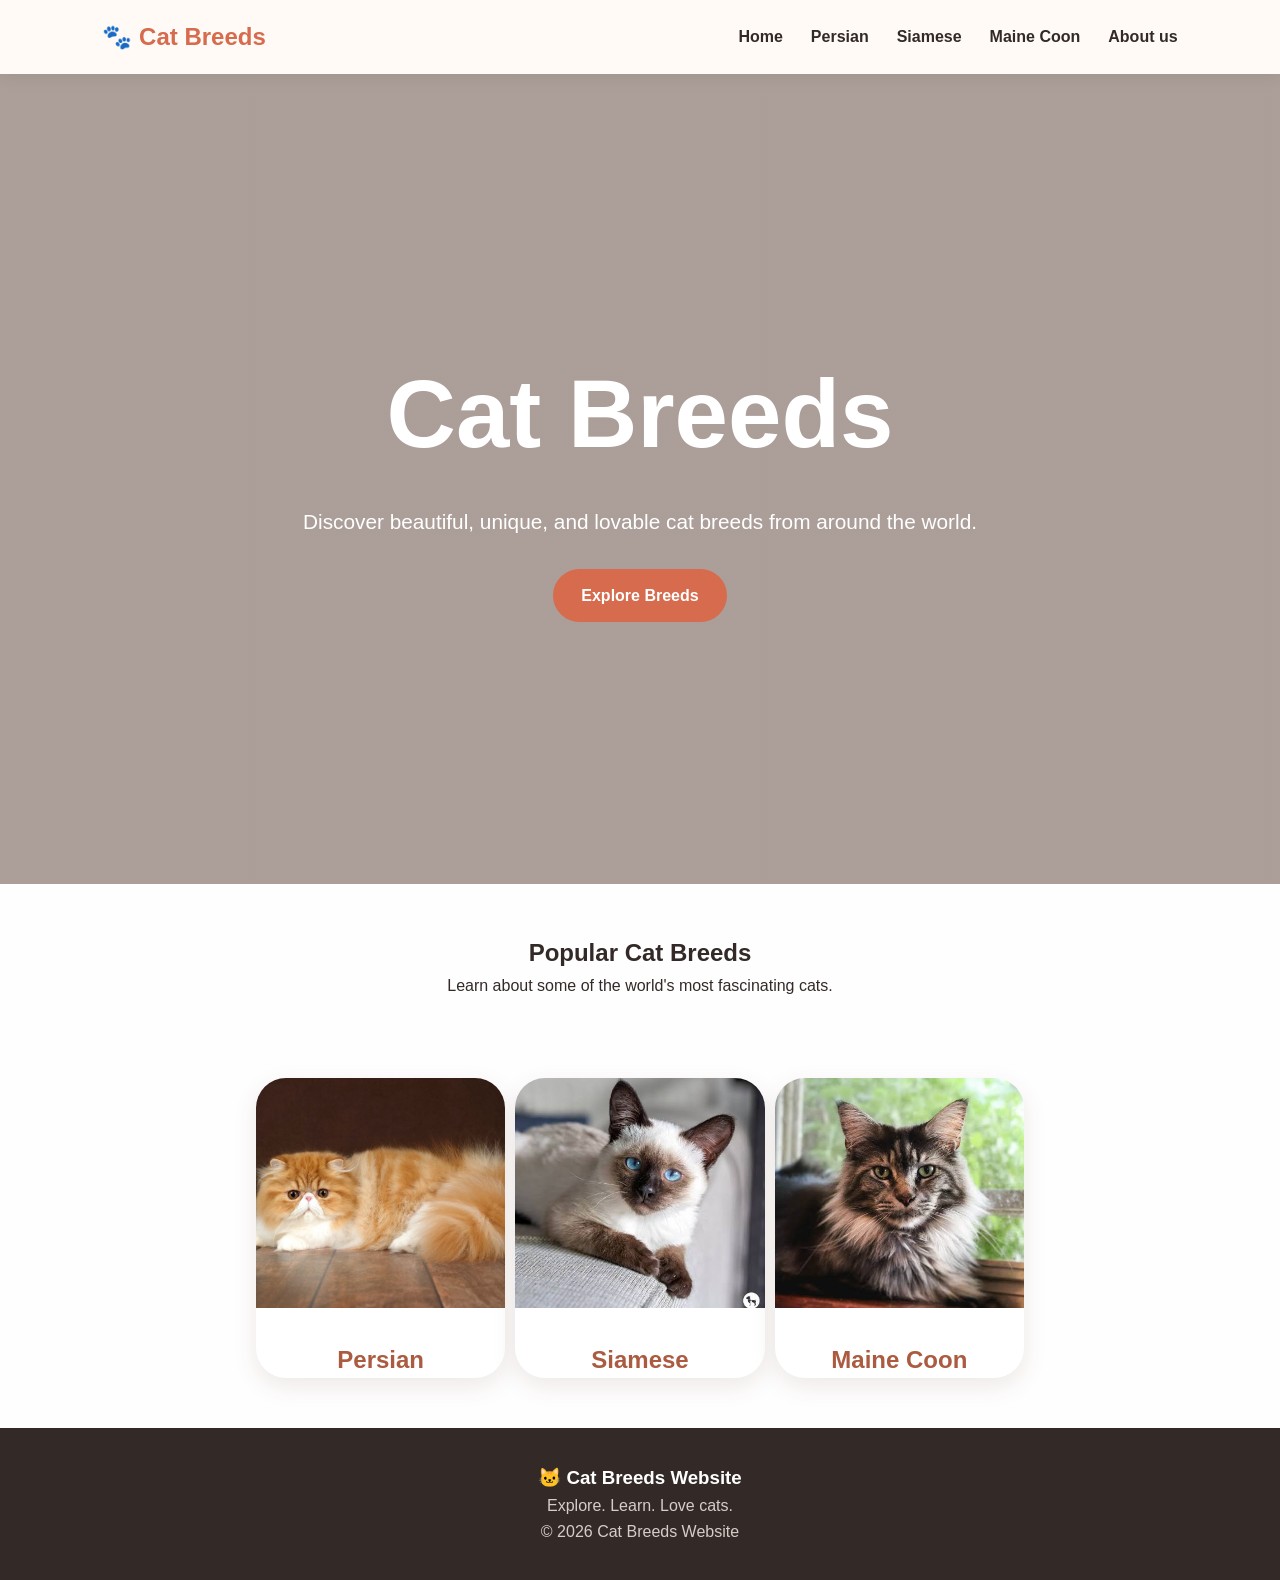
<file: G14-1B-Besinga&Ampelon/html/index.html>
<!DOCTYPE html>
<html lang="en">
<head>
  <meta charset="UTF-8">
  <meta name="viewport" content="width=device-width, initial-scale=1.0">
  <title>Cat Breeds Website</title>
  <link rel="stylesheet" href="22style.css">
   
 
</head>
 
<body>

  <!-- NAVIGATION -->
  <nav>
    <div class="logo">🐾 Cat Breeds</div>

    <ul>
      <li><a href="#home">Home</a></li>
      <li><a href="persian.html">Persian</a></li>
      <li><a href="Siamese.html">Siamese</a></li>
      <li><a href="Maine.html">Maine Coon</a></li>
      <li><a href="about us.html">About us</a></li>
    </ul>
  </nav>

  <!-- HERO -->
  <header class="hero" id="home">
    <div class="hero-content">
      <h1>Cat Breeds</h1>
      <p>
        Discover beautiful, unique, and lovable cat breeds from around the world.
      </p>
      <a href="#breeds" class="btn">Explore Breeds</a>
    </div>
  </header>
   
  <!-- BREEDER -->
  <section id="breeds">
    <div class="section-title2">
      <h1>Popular Cat Breeds</h1>
      <p>Learn about some of the world's most fascinating cats.</p>
    </div>

    <div class="breeder-grid">

      <!-- Persian -->
      <article class="breeder-card">
        <img
          src="Persian.jpg"
          alt="Persian cat">
        <div class="breeder-info">
           <a href="persian.html" style="text-decoration: none;"><h3>Persian</h3></a>
        </div>
      </article>

      <!-- Siamese -->
      <article class="breeder-card">
        <img
          src="Siamese.jpg"
          alt="Siamese cat">
        <div class="breeder-info">
           <a href="Siamese.html" style="text-decoration: none;"><h3>Siamese</h3></a>
        </div>
      </article>

      <!-- Maine Coon -->
      <article class="breeder-card">
        <img
          src="Maine Coon.jpg"
          alt="Maine Coon cat">
        <div class="breeder-info">
          <a href="maine.html" style="text-decoration: none;"><h3>Maine Coon</h3></a>
        </div>
      </article>

       

    </div>
  </section>
  
   
  <!-- FOOTER -->
  <footer>
    <h3>🐱 Cat Breeds Website</h3>
    <p>Explore. Learn. Love cats.</p>
    <p>&copy; 2026 Cat Breeds Website</p>
  </footer>

</body>
</html>
</file>
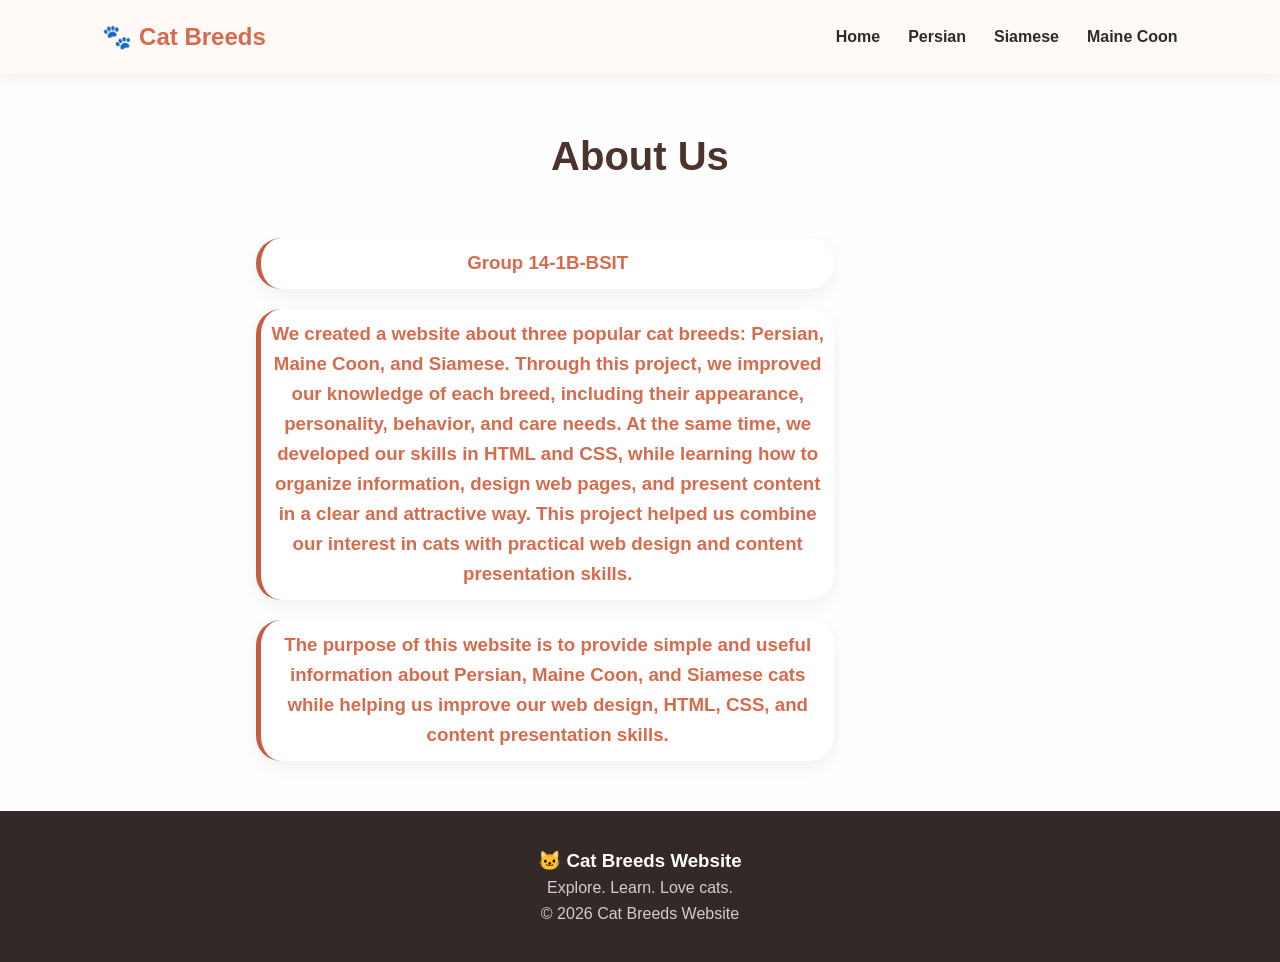
<file: G14-1B-Besinga&Ampelon/html/about us.html>
<!DOCTYPE html>
<html lang="en">
<head>
  <meta charset="UTF-8">
  <meta name="viewport" content="width=device-width, initial-scale=1.0">
  <title>about us - developer</title>
  <link rel="stylesheet" href="22style.css">

   
</head>
<body>


  <!-- NAVIGATION -->
  <nav>
    <div class="logo">🐾 Cat Breeds</div>

    <ul>
      <li><a href="index.html">Home</a></li>
      <li><a href="persian.html">Persian</a></li>
      <li><a href="Siamese.html">Siamese</a></li>
      <li><a href="maine.html">Maine Coon</a></li>
    </ul>
  </nav>

  
  <!-- CARE GUIDE -->
  <section id="about">
    <div class="section-title">
      <h2>About Us</h2>
    </div>
 
    
  <!-- ABOUT US -->
   <div class="about-container">
       
      </div>
      <div class="about-list">

        <div class="about-item">
          <h3  style="text-align: center;">Group 14-1B-BSIT</h3>
           
        </div>

        <div class="about-item">
          <h3  style="text-align: center;">We created a website about three popular cat breeds: Persian, Maine Coon, and Siamese. Through this project, we improved our knowledge of each breed, including their appearance, personality, behavior, and care needs. At the same time, we developed our skills in HTML and CSS, while learning how to organize information, design web pages, and present content in a clear and attractive way. This project helped us combine our interest in cats with practical web design and content presentation skills.</h3>
        </div>

        <div class="about-item">
          <h3>The purpose of this website is to provide simple and useful information about Persian, Maine Coon, and Siamese cats while helping us improve our web design, HTML, CSS, and content presentation skills.</h3>
           

      </div>
    </div>
  </section>

  <!-- FOOTER -->
  <footer>
    <h3>🐱 Cat Breeds Website</h3>
    <p>Explore. Learn. Love cats.</p>
    <p>&copy; 2026 Cat Breeds Website</p>
  </footer>

</body>
</html>
</file>
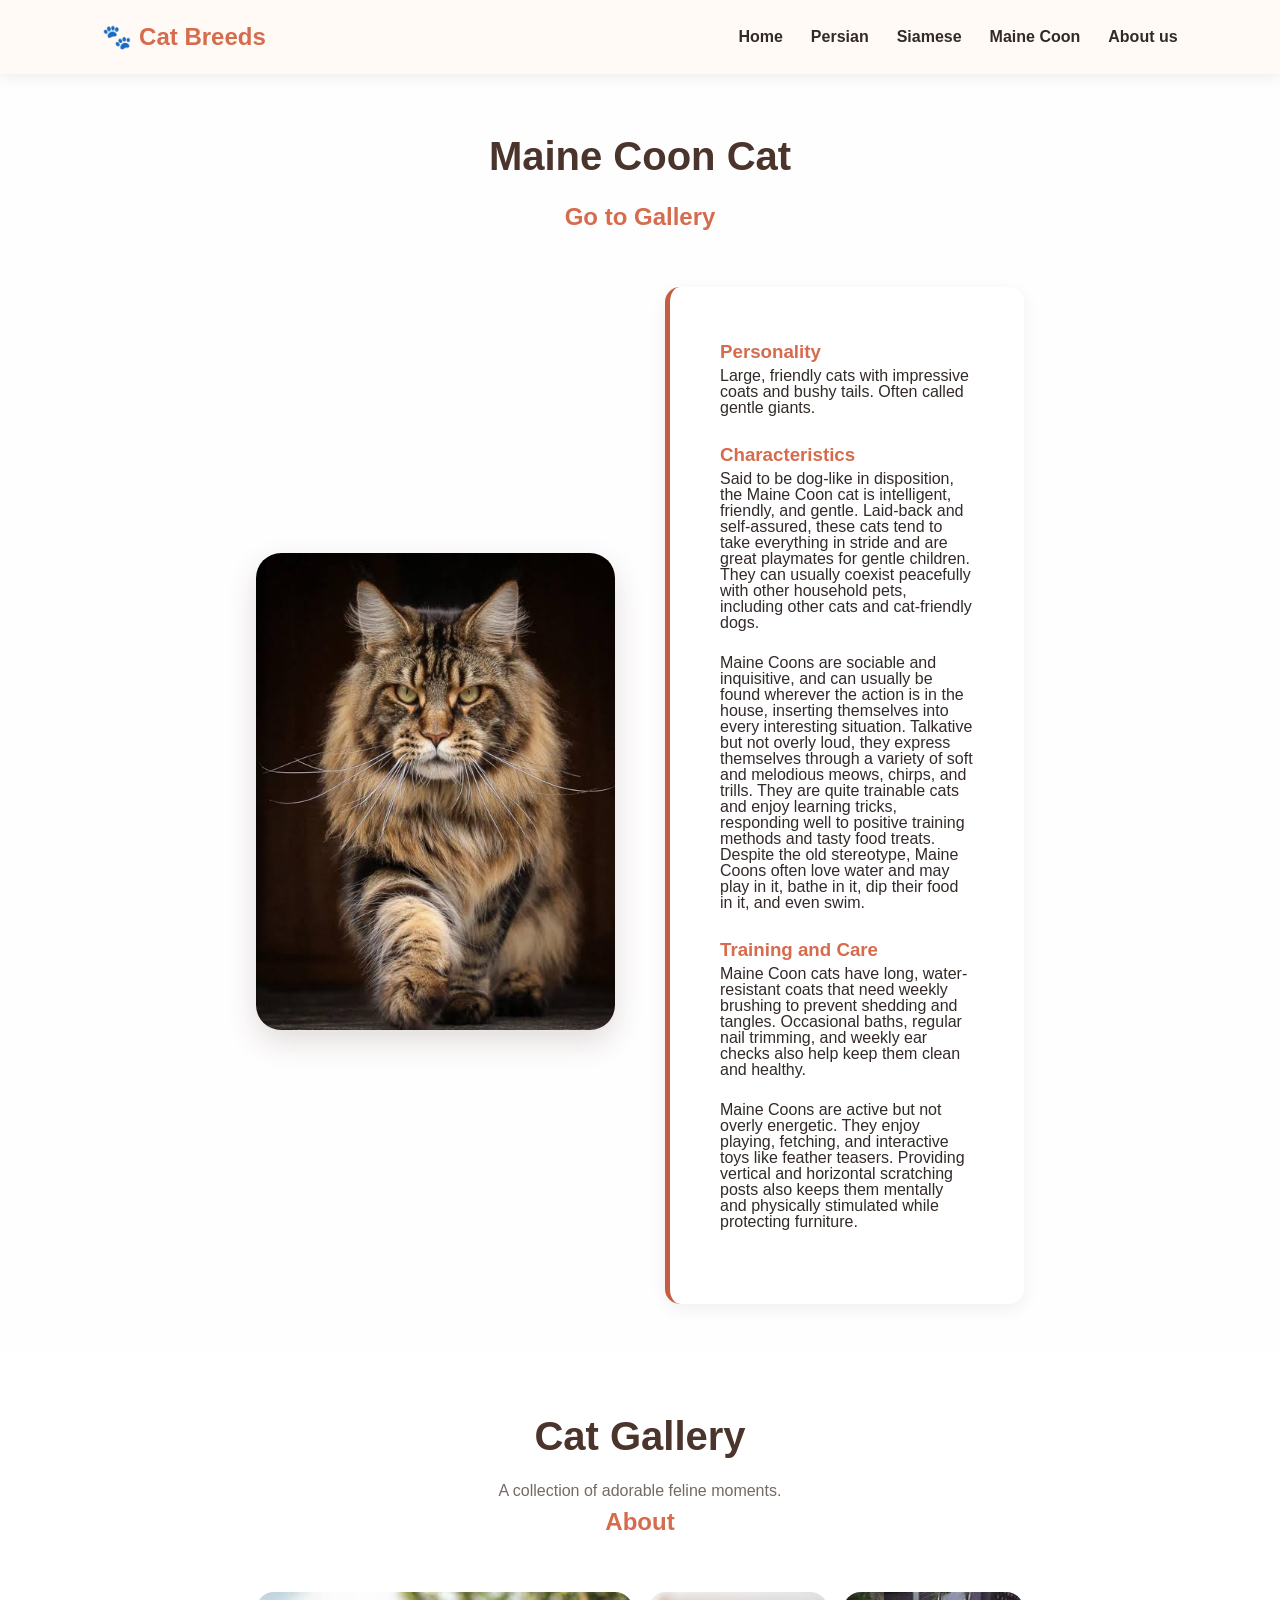
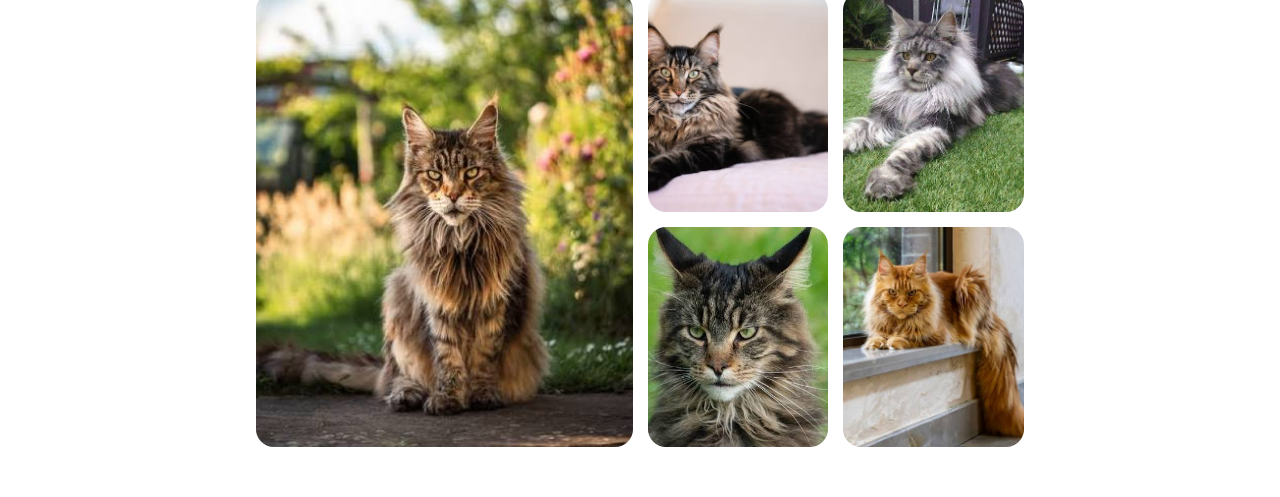
<file: G14-1B-Besinga&Ampelon/html/maine.html>
<!DOCTYPE html>
<html lang="en">
<head>
  <meta charset="UTF-8">
  <meta name="viewport" content="width=device-width, initial-scale=1.0">
  <title>Maine Coon cat</title>
  <link rel="stylesheet" href="22style.css">
 
</head>

<body>

    <!-- NAVIGATION -->
  <nav>
    <div class="logo">🐾 Cat Breeds</div>

    <ul>
      <li><a href="index.html">Home</a></li>
      <li><a href="persian.html">Persian</a></li>
      <li><a href="Siamese.html">Siamese</a></li>
      <li><a href="maine.html">Maine Coon</a></li>
      <li><a href="about us.html">About us</a></li>
    </ul>
  </nav>
     <!-- CARE GUIDE -->
  <section id="care">
    <div class="section-title">
      <h2>Maine Coon Cat</h2>

    <a href="#gallery" style="text-decoration: none;"><h1 style="color: #d66b4d;">Go to Gallery</h1></a>
       
    </div>

    <div class="care-container">

      <div class="care-image">
        <img
          src="Maine Coon2.jpeg"
          alt="Cat resting">
      </div>

      <div class="care-list">

        <div class="care-item">
          <h3>Personality</h3>
          <p>Large, friendly cats with impressive coats and bushy tails.
            Often called gentle giants.</p> 

              <h3>Characteristics</h3>
            <p>Said to be dog-like in disposition, the Maine Coon cat is intelligent, friendly, and gentle. Laid-back and self-assured, these cats tend to take everything in stride and are great playmates for gentle children. They can usually coexist peacefully with other household pets, including other cats and cat-friendly dogs.</p>
            <p> Maine Coons are sociable and inquisitive, and can usually be found wherever the action is in the house, inserting themselves into every interesting situation. Talkative but not overly loud, they express themselves through a variety of soft and melodious meows, chirps, and trills. They are quite trainable cats and enjoy learning tricks, responding well to positive training methods and tasty food treats. Despite the old stereotype, Maine Coons often love water and may play in it, bathe in it, dip their food in it, and even swim. 
</p>
            <h3>Training and Care</h3>
            <p> Maine Coon cats have long, water-resistant coats that need weekly brushing to prevent shedding and tangles. Occasional baths, regular nail trimming, and weekly ear checks also help keep them clean and healthy.</p>
            <p>Maine Coons are active but not overly energetic. They enjoy playing, fetching, and interactive toys like feather teasers. Providing vertical and horizontal scratching posts also keeps them mentally and physically stimulated while protecting furniture.
</p>
        </div>
         
      </div>
    </div>
  </section>

<!-- GALLERY -->
  <section class="gallery" id="gallery">
    <div class="section-title">
      <h2>Cat Gallery</h2>
      <p>A collection of adorable feline moments.</p>
        <a href="#care" style="text-decoration: none;"><h1 style="color: #d66b4d;">About</h1></a>
    </div>

    <div class="gallery-grid">

      <div class="gallery-item">
        <img
          src="main0.jpeg"
          alt="Cat portrait">
      </div>

      <div class="gallery-item">
        <img
          src="maines.jpeg"
          alt="Cute cat">
      </div>

      <div class="gallery-item">
        <img
          src="mainee.jpeg"
          alt="Cat looking at camera">
      </div>

      <div class="gallery-item">
        <img
          src="coon.jpeg"
          alt="Cat relaxing">
      </div>

      <div class="gallery-item">
        <img
          src="coon2.jpeg"
          alt="Beautiful cat">
      </div>

    </div>
  </section>

   

</body>
</html>
</file>
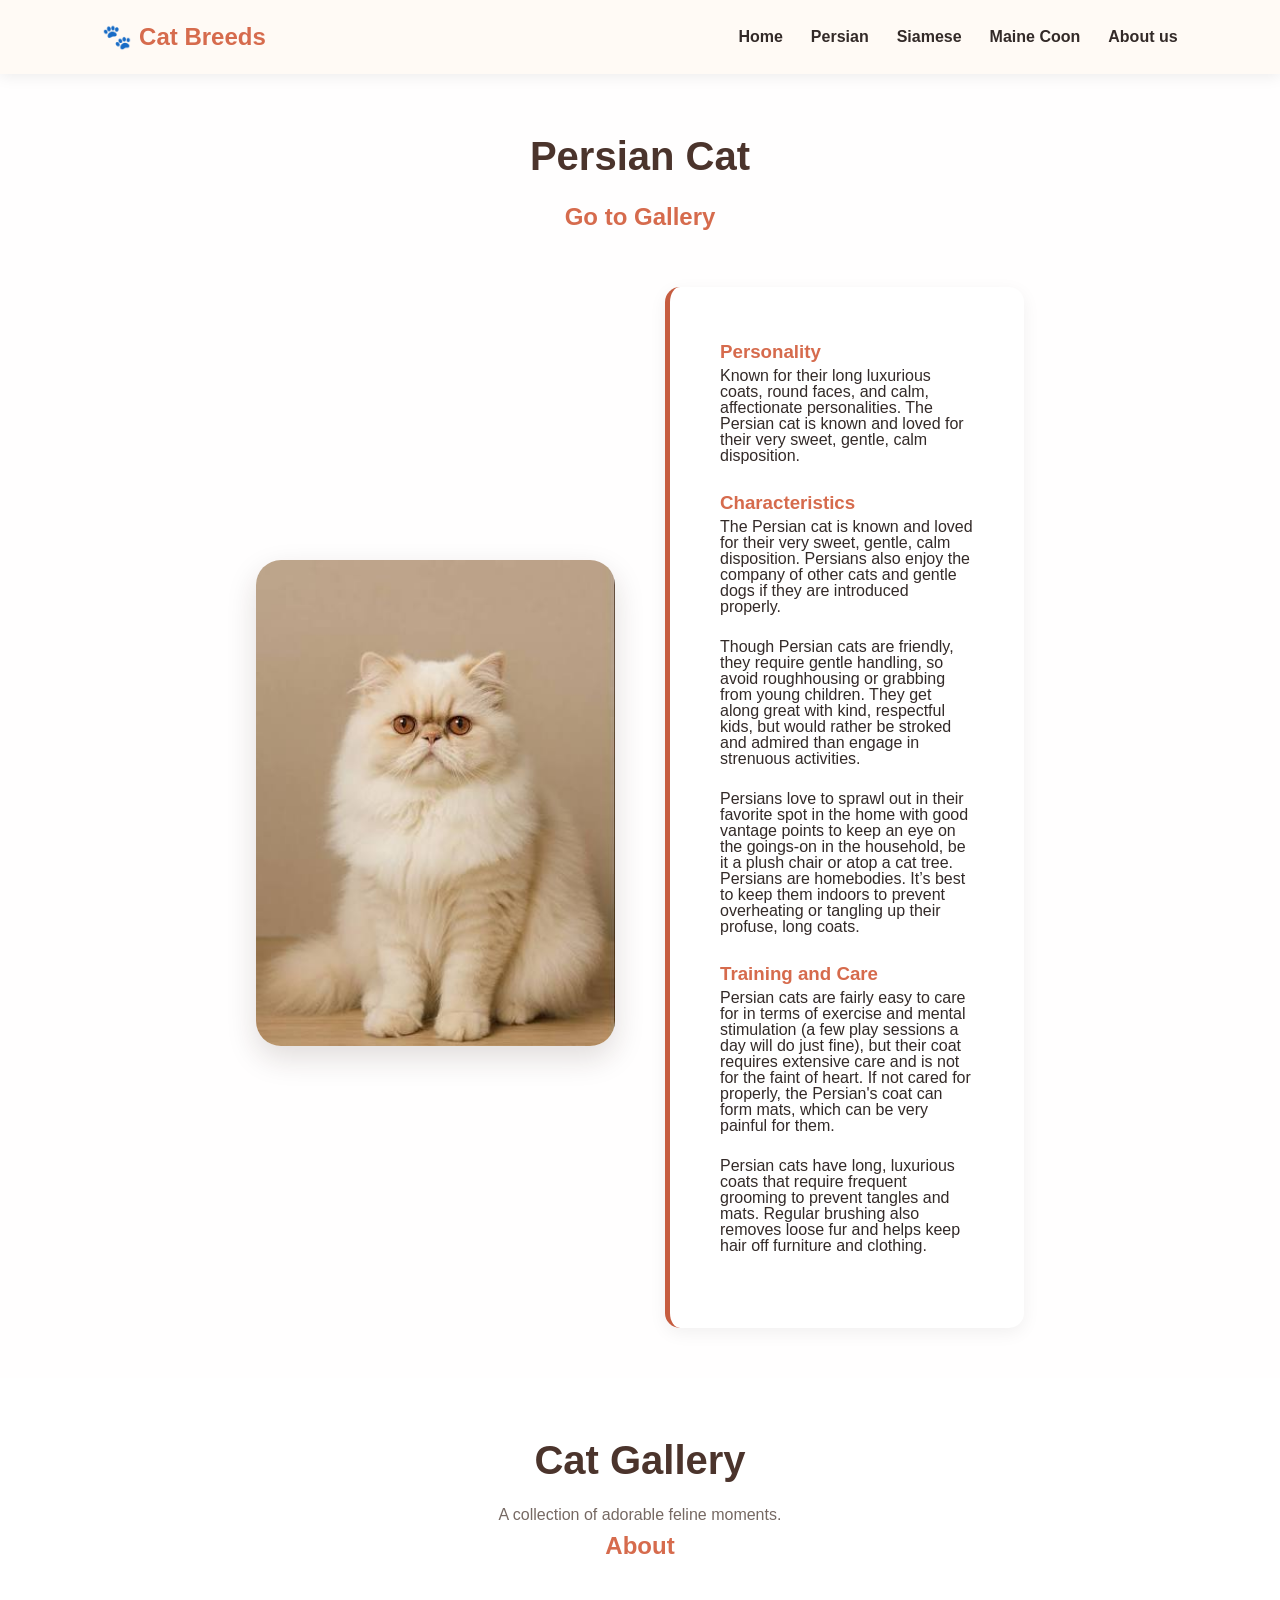
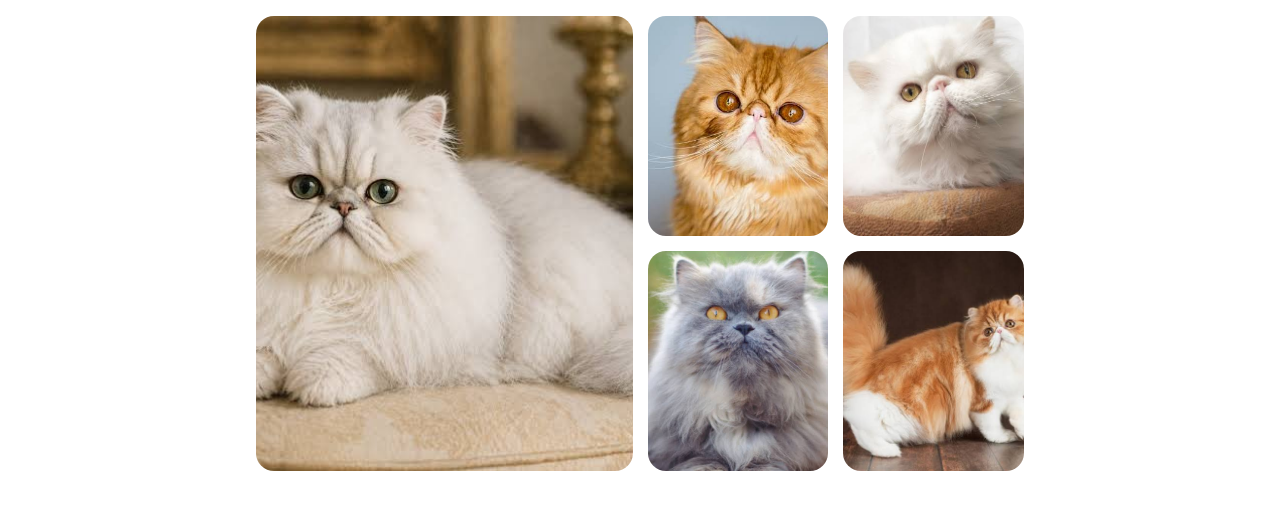
<file: G14-1B-Besinga&Ampelon/html/persian.html>
<!DOCTYPE html>
<html lang="en">
<head>
  <meta charset="UTF-8">
  <meta name="viewport" content="width=device-width, initial-scale=1.0">
  <title>Persian cat</title>
  <link rel="stylesheet" href="22style.css">
 
</head>

<body>

    <!-- NAVIGATION -->
  <nav>
    <div class="logo">🐾 Cat Breeds</div>

    <ul>
      <li><a href="index.html">Home</a></li>
      <li><a href="persian.html">Persian</a></li>
      <li><a href="Siamese.html">Siamese</a></li>
      <li><a href="maine.html">Maine Coon</a></li>
      <li><a href="about us.html">About us</a></li>
    </ul>
  </nav>
     <!-- CARE GUIDE -->
  <section id="care">
    <div class="section-title">
      <h2>Persian Cat</h2>

    <a href="#gallery" style="text-decoration: none;"><h1 style="color: #d66b4d;">Go to Gallery</h1></a>
       
    </div>

    <div class="care-container">

      <div class="care-image">
        <img
          src="Persian2.jpeg"
          alt="Cat resting">
      </div>

      <div class="care-list">

        <div class="care-item">
          <h3>Personality</h3>
          <p>
             Known for their long luxurious coats, round faces, and calm, affectionate personalities.
              The Persian cat is known and loved for their very sweet, gentle, calm disposition.</p> 

              <h3>Characteristics</h3>
            <p>The Persian cat is known and loved for their very sweet, gentle, calm disposition. Persians also enjoy the company of other cats and gentle dogs if they are introduced properly.</p>
            <p>Though Persian cats are friendly, they require gentle handling, so avoid roughhousing or grabbing from young children. They get along great with kind, respectful kids, but would rather be stroked and admired than engage in strenuous activities.
</p>
            
      <p>Persians love to sprawl out in their favorite spot in the home with good vantage points to keep an eye on the goings-on in the household, be it a plush chair or atop a cat tree. Persians are homebodies. It’s best to keep them indoors to prevent overheating or tangling up their profuse, long coats.

</p>
            <p>  </p>
            <h3>Training and Care</h3>
            <p>Persian cats are fairly easy to care for in terms of exercise and mental stimulation (a few play sessions a day will do just fine), but their coat requires extensive care and is not for the faint of heart. If not cared for properly, the Persian's coat can form mats, which can be very painful for them.</p>
            <p>Persian cats have long, luxurious coats that require frequent grooming to prevent tangles and mats. Regular brushing also removes loose fur and helps keep hair off furniture and clothing.
</p>
        </div>
         
      </div>
    </div>
  </section>

<!-- GALLERY -->
  <section class="gallery" id="gallery">
    <div class="section-title">
      <h2>Cat Gallery</h2>
      <p>A collection of adorable feline moments.</p>
        <a href="#care" style="text-decoration: none;"><h1 style="color: #d66b4d;">About</h1></a>
    </div>

    <div class="gallery-grid">

      <div class="gallery-item">
        <img
          src="perss.jpeg"
          alt="Cat portrait">
      </div>

      <div class="gallery-item">
        <img
          src="pers.jpeg"
          alt="Cute cat">
      </div>

      <div class="gallery-item">
        <img
          src="111.jpg"
          alt="Cat looking at camera">
      </div>

      <div class="gallery-item">
        <img
          src="1of1.jpeg"
          alt="Cat relaxing">
      </div>

      <div class="gallery-item">
        <img
          src="6persian.jpeg"
          alt="Beautiful cat">
      </div>

    </div>
  </section>

   

</body>
</html>
</file>
<file: G14-1B-Besinga&Ampelon/html/22style.css>
* {
      margin: 0;
      padding: 0;
      box-sizing: border-box;
      scroll-behavior: smooth;
    }

    body {
      font-family: Arial, Helvetica, sans-serif;
      background: #fffefe;
      color: #332a28;
      line-height: 1.6;
    }

    /* NAVIGATION */
    nav {
      position: sticky;
      top: 0;
      z-index: 1000;
      background: rgba(255, 250, 245, 0.95);
      backdrop-filter: blur(10px);
      padding: 18px 8%;
      display: flex;
      justify-content: space-between;
      align-items: center;
      box-shadow: 0 2px 15px rgba(0,0,0,0.08);
    }
      
    .logo {
      font-size: 1.5rem;
      font-weight: bold;
      color: #d66b4d;
    }

    nav ul {
      list-style: none;
      display: flex;
      gap: 28px;
    }

    nav a {
      text-decoration: none;
      color: #332a28;
      font-weight: 600;
      transition: 0.3s;
    }

    nav a:hover {
      color: #d66b4d;
    }

    /* HERO */
    .hero {
      min-height: 90vh;
      display: flex;
      align-items: center;
      justify-content: center;
      text-align: center;
      padding: 60px 20px;
      background:
        linear-gradient(rgba(70, 42, 30, 0.45), rgba(70, 42, 30, 0.45)),
        url("https://images.unsplash.com/photo-1514888286974-6c03e2ca1dba?auto=format&fit=crop&w=1800&q=80")
        center/cover;
      color: white;
    }

    .hero-content {
      max-width: 850px;
    }

    .hero h1 {
      font-size: clamp(3rem, 8vw, 6rem);
      margin-bottom: 15px;
    }

    .hero p {
      font-size: 1.3rem;
      margin-bottom: 30px;
    }

    .btn {
      display: inline-block;
      padding: 14px 28px;
      border-radius: 30px;
      background: #d66b4d;
      color: white;
      text-decoration: none;
      font-weight: bold;
      transition: 0.3s;
    }

    .btn:hover {
      background: #b95238;
      transform: translateY(-3px);
    }

    /* GENERAL SECTIONS */
     

    .section-title {
      text-align: center;
      margin-bottom: 50px;
    }

    .section-title h2 {
      font-size: 2.5rem;
      color: #4b342c;
      margin-bottom: 10px;
    }

    .section-title p {
      color: #766963;
    }

     
    /* BREED CARDS */
    .breed-grid {
      display: grid;
      grid-template-columns: repeat(auto-fit, minmax(220px, 1fr));
      grid-auto-rows: 600px;
      gap: 80px;
    }

    .breed-card {
      background: white;
      border-radius: 30px;
      overflow: hidden;
      box-shadow: 0 8px 25px rgba(116, 78, 57, 0.1);
      transition: 0.35s;
      grid-column: span 2;
      grid-row: 18px;
    }

    .breed-card:hover {
      transform: translateY(-10px);
      box-shadow: 0 15px 35px rgba(70, 40, 20, 0.18);
    }

    .breed-card img {
      width: 100%;
      height: 230px;
      object-fit: cover;
    }

    .breed-info {
      padding: 25px;
    }

    .breed-info h3 {
      font-size: 1.5rem;
      color: #d66b4d;
      margin-bottom: 10px;
    }

    .breed-info p {
      color: #665b57;
      margin-bottom: 15px;
    }

    .tag {
      display: inline-block;
      padding: 5px 12px;
      background: #fff0e9;
      color: #c65d40;
      border-radius: 20px;
      font-size: 0.8rem;
      font-weight: bold;
    }

    /* GALLERY */
    .gallery {
      background: #ffffff;
    }

    .gallery-grid {
      display: grid;
      grid-template-columns: repeat(4, 1fr);
      grid-auto-rows: 220px;
      gap: 15px;
    }

    .gallery-item {
      overflow: hidden;
      border-radius: 18px;
    }

    .gallery-item:first-child {
      grid-column: span 2;
      grid-row: span 2;
    }

    .gallery-item img {
      width: 100%;
      height: 100%;
      object-fit: cover;
      transition: 0.5s;
    }

    .gallery-item:hover img {
      transform: scale(1.08);
    }

     /* CARE GUIDE */
    .care-container {
      display: grid;
      grid-template-columns: 1fr 1fr;
      gap: 50px;
      align-items: center;
    }

    .care-image img {
      width: 100%;
      border-radius: 25px;
      box-shadow: 0 12px 30px rgba(50,30,20,0.15);
    }

    .care-list {
      display: grid;
      gap: 20px;
    }

    .care-item {
      max-width: 65ch;
      background: white;
      padding: 50px;
      border-radius: 15px;
      border-left: 5px solid #c65d40;
      box-shadow: 0 5px 18px rgba(0,0,0,0.06);
    }

    .care-item p {
        max-width: 65ch;
        line-height: 1;
        font-size: 1rem;
        margin-bottom: 1.5rem; 
        text-align: left; 
    }
    
    .care-item h3 {
      color: #d66b4d;
      margin-bottom: 1px;
    }

    /* FOOTER */
    footer {
      background: #332a28;
      color: white;
      text-align: center;
      padding: 35px 20px;
    }

    footer p {
      color: #d8ccc7;
    }

  /* GENERAL SECTIONS */
    section {
      padding: 90px 8%;
    }

    .section-title2 {
      text-align: center;
      margin-bottom: 80px;
    }

    .section-title h2 {
      font-size: 2.5rem;
      color: #4b342c;
      margin-bottom: 10px;
    }

    .section-title p {
      color: #766963;
    }

     /* BREED CARDS */
    .breeder-grid {
      display: grid;
      grid-template-columns: repeat(auto-fit, minmax(220px, 1fr));
      grid-auto-rows: 300px;
      gap: 10px;
    }

    .breeder-card {
      background: white;
      border-radius: 30px;
      overflow: hidden;
      box-shadow: 0 8px 25px rgba(70, 40, 20, 0.1);
      transition: 0.35s;
       
      grid-row: 18px;
    }

    .breeder-card:hover {
      transform: translateY(-10px);
      box-shadow: 0 15px 35px rgba(70, 40, 20, 0.18);
    }

    .breeder-card img {
      width: 100%;
      height: 230px;
      object-fit: cover;
    }

    .breeder-info {
      padding: 25px;
       
    }

    .breeder-info h3 {
      font-size: 1.5rem;
      color: #aa5b40;
      margin-bottom: 10px;
      text-align: center;
    }

     

    .breeder-info p {
      color: #665b57;
      margin-bottom: 15px;
    }

    .tag {
      display: inline-block;
      padding: 5px 12px;
      background: #fff0e9;
      color: #c65d40;
      border-radius: 20px;
      font-size: 0.8rem;
      font-weight: bold;
    }

     .about-container {
      display: grid;
      grid-template-columns: 1fr 1fr;
      gap: 50px;
      align-items: center;
    }

  .about-item {
      text-align: center;
      gap: 20px;
    }

    .about-item {
      max-width: 65ch;
      background: white;
      padding: 50px;
      border-radius: 15px;
      border-left: 5px solid #c65d40;
      box-shadow: 0 5px 18px rgba(0,0,0,0.06);
    }

      

    /* NAVIGATION */
      

    .logo {
      font-size: 1.5rem;
      font-weight: bold;
      color: #d66b4d;
    }

    nav ul {
      list-style: none;
      display: flex;
      gap: 28px;
    }

    nav a {
      text-decoration: none;
      color: #332a28;
      font-weight: 600;
      transition: 0.3s;
    }

    nav a:hover {
      color: #d66b4d;
    }

     
    /* GENERAL SECTIONS */
    section {
      padding: 50px 20%;
    }

    .section-title {
      text-align: center;
      margin-bottom: 50px;
    }

    .section-title h2 {
      font-size: 2.5rem;
      color: #4b342c;
      margin-bottom: 10px;
    }

    .section-title p {
      color: #766963;
    }
    
     

   /* ABOUT US */
      .about-container {
       
      gap: 10px;
      align-items: center;
    }

     

    .about-list {
      display: grid;
      gap: 20px;
    }

    .about-item {
      max-width: 65ch;
      background: white;
      padding: 10px;
      border-radius: 25px;
      border-left: 5px solid #c65d40;
      box-shadow: 0 5px 18px rgba(0,0,0,0.06);
    }

    .about-item p {
        max-width: 65ch;
        line-height: 1;
        font-size: 1rem;
        margin-bottom: 1.5rem; 
        text-align: right ; 
    }
    
    .about-item h3 {
      color: #d66b4d;
      margin-bottom: 1px;
    }

     

      

      
     

    /* FOOTER */
    footer {
      background: #332a28;
      color: white;
      text-align: center;
      padding: 35px 20px;
    }

    footer p {
      color: #d8ccc7;
    }
</file>
